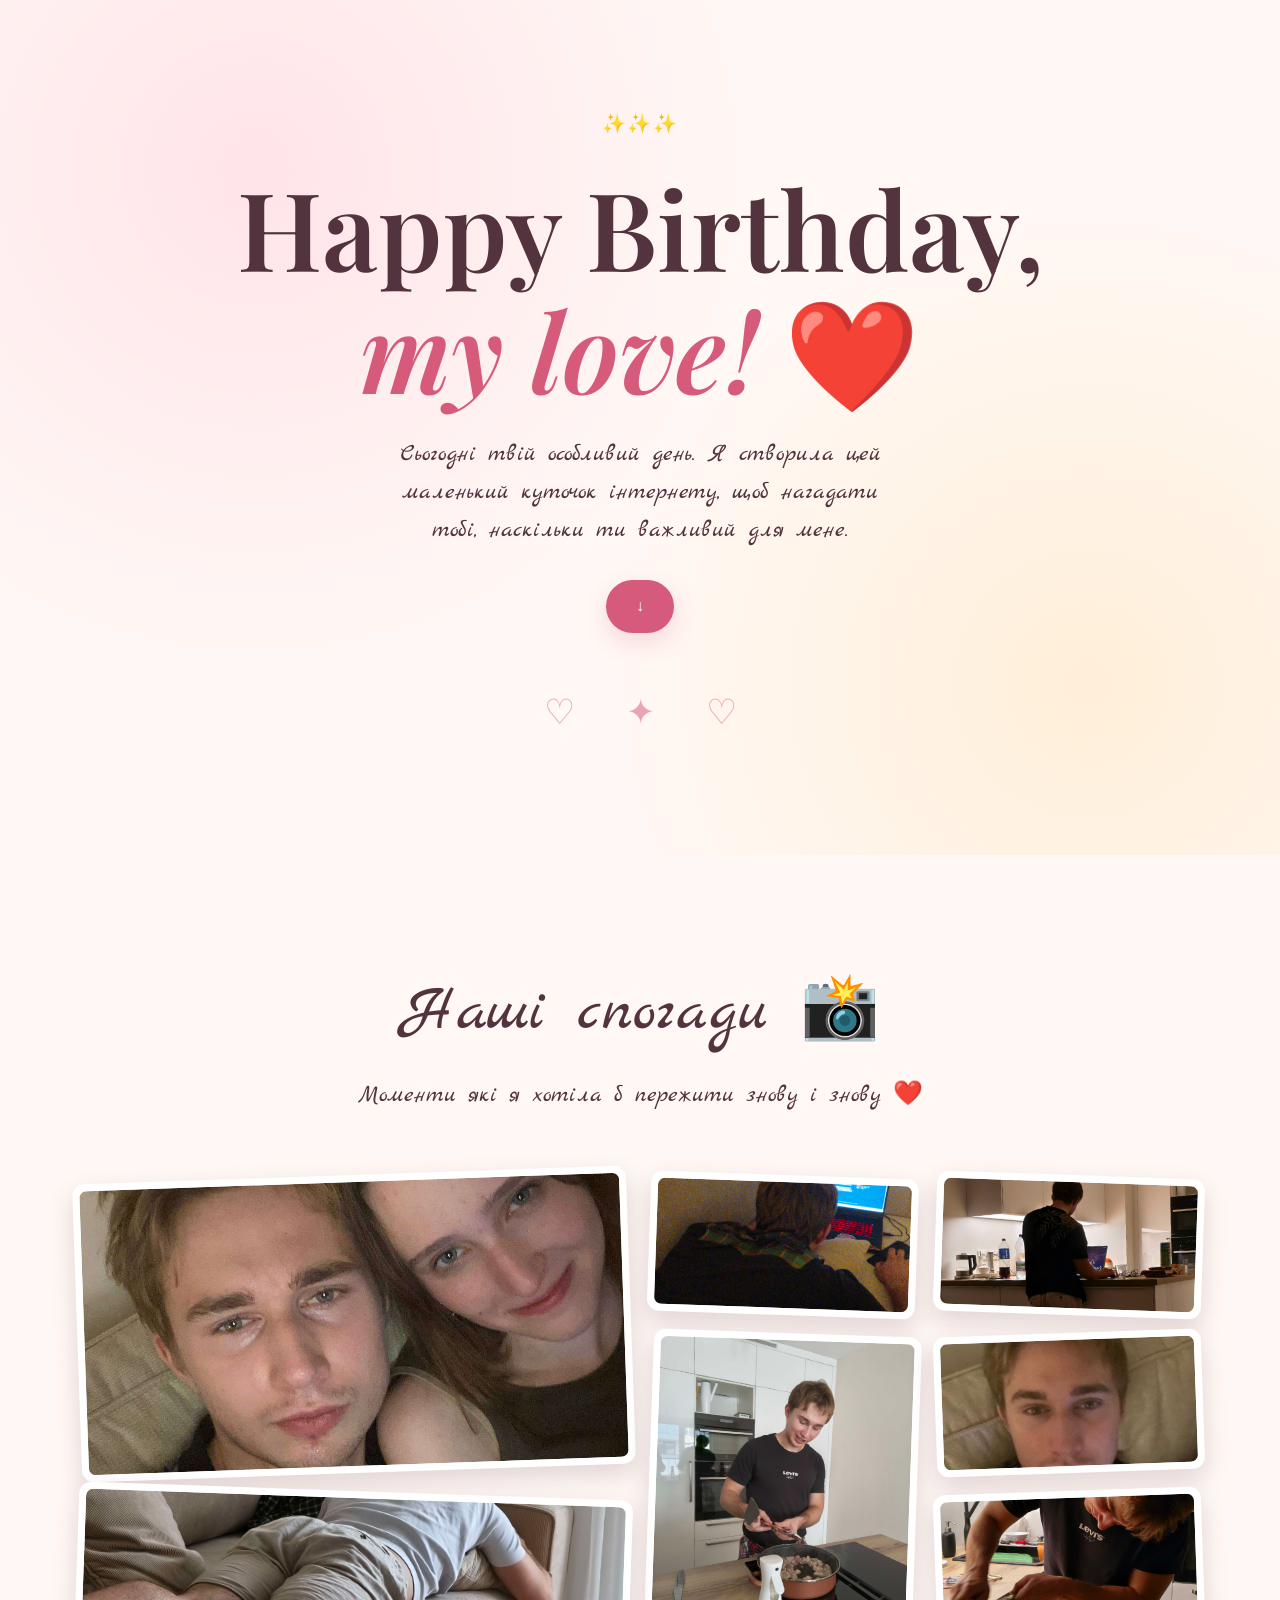
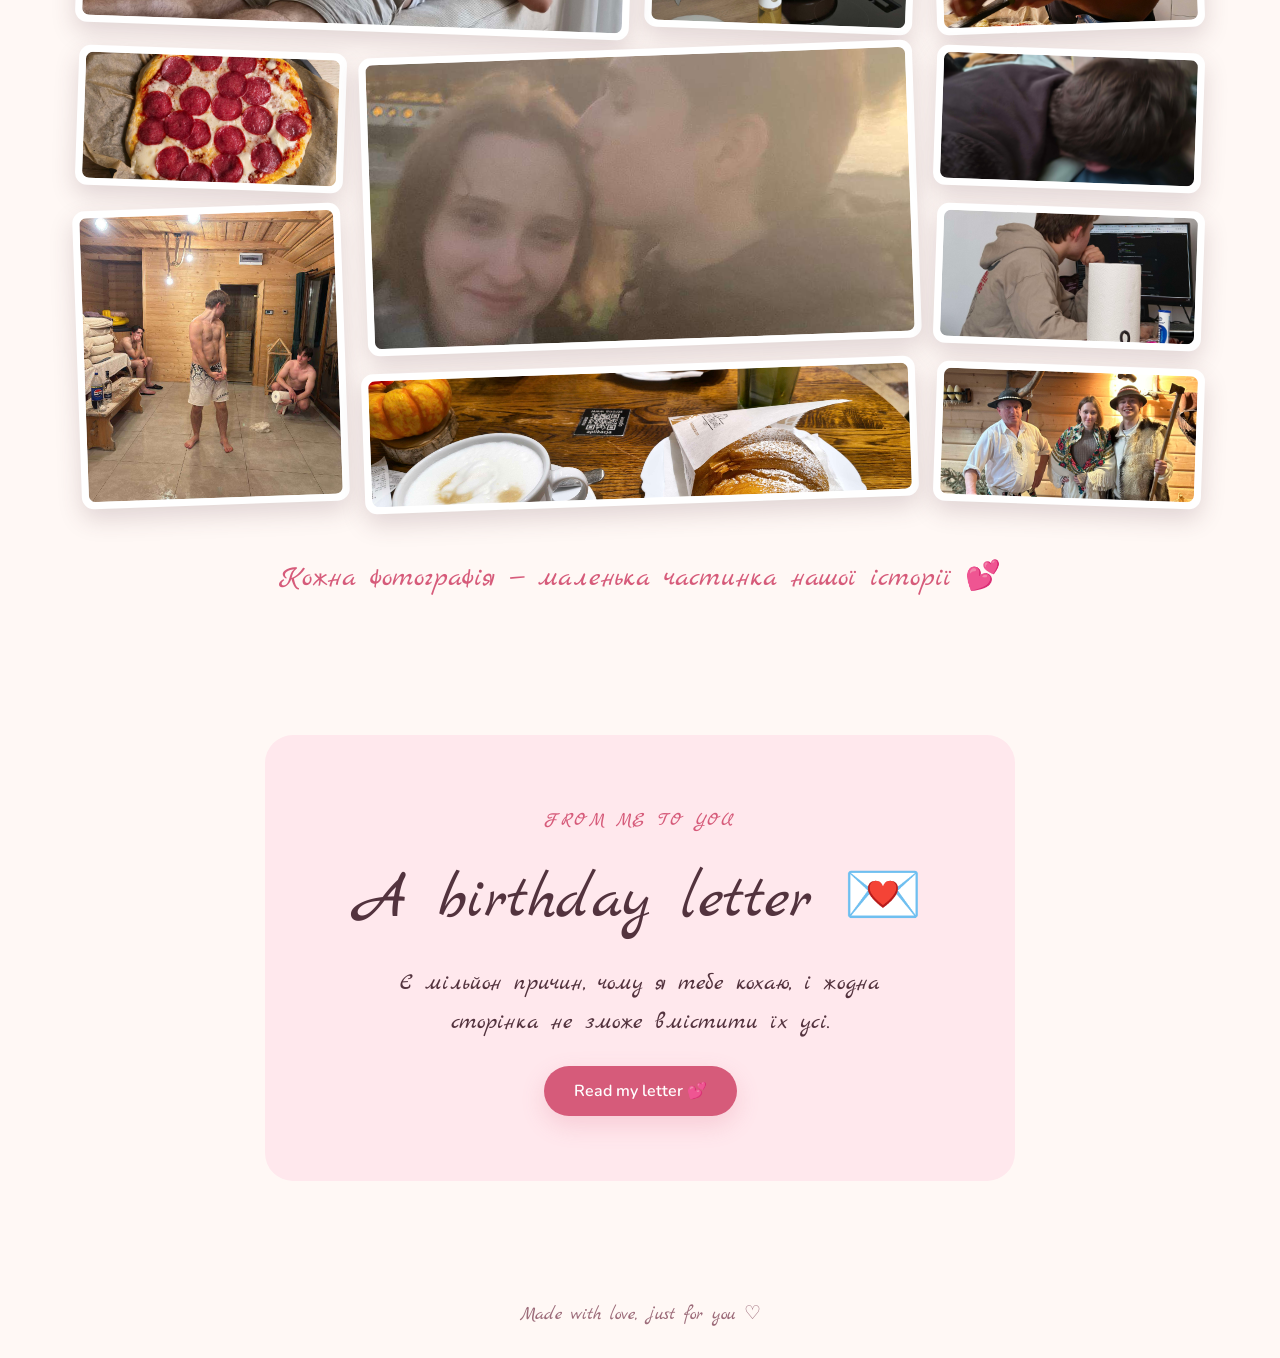
<file: docs/index.html>
<!DOCTYPE html>
<html lang="en">
<head>
  <meta charset="UTF-8">
  <meta name="viewport" content="width=device-width, initial-scale=1.0">
  <meta name="theme-color" content="#fff3f0">
  <title>З Днем народження!❤️</title>
  <link rel="stylesheet" href="style.css">
</head>
<body>
  <main>
    <section class="hero" aria-labelledby="heading">
      <span class="eyebrow">✨✨✨</span>
      <h1 id="heading">Happy Birthday,<br><em>my love!</em> ❤️</h1>
      <p>Сьогодні твій особливий день. Я створила цей маленький куточок інтернету, щоб нагадати тобі, наскільки ти важливий для мене.</p>
      <a href="#letter" class="button">↓</a>
      <div class="decor" aria-hidden="true">♡ &nbsp; ✦ &nbsp; ♡</div>
    </section>

    
<section class="section memories" aria-labelledby="memories-heading">
  <h2 id="memories-heading">Наші спогади 📸</h2>

  <p class="section-intro">Моменти які я хотіла б пережити знову і знову ❤️</p>

  <div class="photo-collage">

    <figure class="collage-photo large rotate-left">
      <img src="images/IMG_20260831_075508_431.jpg" alt="Наш спогад 1" loading="lazy">
    </figure>

    <figure class="collage-photo rotate-right">
      <img src="images/IMG_20260821_215732263.jpg" alt="Наш спогад 2" loading="lazy">
    </figure>

    <figure class="collage-photo rotate-right">
      <img class="photo-adjust" src="images/IMG_20260830_221733200_HDR.jpg" alt="Наш спогад 3" loading="lazy">
    </figure>

    <figure class="collage-photo tall rotate-right">
      <img src="images/IMG_20260821_180241147_HDR.jpg" alt="Наш спогад 4" loading="lazy">
    </figure>

    <figure class="collage-photo rotate-left">
      <img src="images/IMG_20260831_075515_849.jpg" alt="Наш спогад 5" loading="lazy">
    </figure>

    <figure class="collage-photo wide rotate-right">
      <img src="images/IMG_20260904_180608300_HDR.jpg" alt="Наш спогад 6" loading="lazy">
    </figure>

    <figure class="collage-photo rotate-left">
      <img src="images/IMG_20260923_194525174_HDR.jpg" alt="Наш спогад 7" loading="lazy">
    </figure>

    <figure class="collage-photo rotate-right">
      <img src="images/IMG_20260923_200201566_HDR.jpg" alt="Наш спогад 8" loading="lazy">
    </figure>

    <figure class="collage-photo large rotate-left">
      <img src="images/IMG_20261020_223306_233.jpg" alt="Наш спогад 9" loading="lazy">
    </figure>

    <figure class="collage-photo rotate-right">
      <img src="images/IMG_20261010_164424946.jpg" alt="Наш спогад 10" loading="lazy">
    </figure>

    <figure class="collage-photo tall rotate-left">
      <img src="images/IMG_20261101_121505_185.jpg" alt="Наш спогад 11" loading="lazy">
    </figure>

    <figure class="collage-photo rotate-right">
      <img src="images/IMG_20261016_140117085_HDR.jpg" alt="Наш спогад 12" loading="lazy">
    </figure>

    <figure class="collage-photo wide rotate-left">
      <img src="images/IMG_20261020_185228856_HDR.jpg" alt="Наш спогад 13" loading="lazy">
    </figure>

    <figure class="collage-photo rotate-right">
      <img class="photo-adjust" src="images/IMG_20261101_143940_154.jpg" alt="Наш спогад 14" loading="lazy">
    </figure>

  </div>

  <p class="collage-footer">
    Кожна фотографія — маленька частинка нашої історії 💕
  </p>
</section>


    <section class="section letter" id="letter" aria-labelledby="letter-heading">
      <span class="eyebrow">FROM ME TO YOU</span>
      <h2 id="letter-heading">A birthday letter 💌</h2>
      <p>Є мільйон причин, чому я тебе кохаю, і жодна сторінка не зможе вмістити їх усі.</p>
      <button class="button" id="reveal" type="button" aria-expanded="false" aria-controls="secret">
        Read my letter 💕
      </button>

      <div id="secret" class="secret" hidden>
        <p>Максімка,</p>

        <p>З Днем народження, коханий! ❤️</p>
        <p>Я хочу, щоб ти знав, наскільки сильно я тебе ціную і як багато ти для мене значиш. Ти з'явився в моєму житті так раптово 
            й неочікувано, але тепер я навіть не можу уявити, як би все було без тебе. 
            І щодня я радію тому, що доля звела нас разом.
        </p>

        <p>Я безмежно вдячна тобі за всі моменти, які ми проводимо разом, за твою турботу, тепло, підтримку й усмішку</p>

        <p>
            Я знаю, що не завжди все буває ідеально. Іноді між нами виникають непорозуміння, ми можемо сперечатися або не розуміти одне 
            одного. Але я щиро вірю, що разом ми зможемо подолати будь-які труднощі.
        </p>

        <p>
          Я вірю в нас. Вірю, що попереду на нас чекає прекрасне майбутнє, сповнене щасливих спогадів, спільних мрій, подорожей, 
          маленьких радощів і великих досягнень. І найбільше я хочу, щоб усе це було саме з тобою. 
        </p>

        <p>
          У твій день народження я бажаю тобі бути по-справжньому щасливим, ніколи не переставати мріяти й завжди вірити у власні сили. 
          Я дуже пишаюся тобою і хочу, щоб ти знав: я завжди буду поруч, радітиму твоїм перемогам і підтримуватиму тебе у складні моменти.
        </p>

        <p>
          Дякую тобі за те, що ти є в моєму житті. Дякую долі за нашу зустріч. І дякую тобі за те, що кожного дня ти даєш мені ще одну 
          причину усміхатися.
        </p>

        <p>
          Я тебе дуже сильно кохаю! ❤️
        </p>

        <p>
          З усією моєю любов'ю<br>
        </p> 
      </div>
    </section>

    <footer>Made with love, just for you ♡</footer>
  </main>
  <script src="script.js"></script>
</body>
</html>
</file>
<file: docs/style.css>
@import url('https://fonts.googleapis.com/css2?family=Marck+Script&family=Nunito:wght@400;500;600;700&family=Playfair+Display:ital,wght@0,600;1,600&display=swap');


:root {
  color-scheme: light;
  --ink: #53333e;
  --rose: #d65b7a;
  --cream: #fff8f5;
  --blush: #ffe8ed;
}

* {
  box-sizing: border-box;
}

html {
  scroll-behavior: smooth;
}

body {
  margin: 0;
  background: var(--cream);
  color: var(--ink);
  font-family: 'Marck Script', cursive;
  font-size: 24px;
  line-height: 1.6;
}

.hero {
  min-height: 95vh;
  display: flex;
  flex-direction: column;
  justify-content: center;
  align-items: center;
  text-align: center;
  padding: 70px 20px;
  background:
    radial-gradient(circle at 20% 20%, #ffe4e9 0, transparent 40%),
    radial-gradient(circle at 85% 80%, #ffefd9 0, transparent 38%),
    #fff8f5;
}

.eyebrow {
  color: var(--rose);
  font-size: 1.2rem;
  letter-spacing: .08em;
  font-weight: 400;
}

.hero h1 {
  font-family: 'Playfair Display', Georgia, serif;
  font-size: clamp(3.3rem, 9vw, 6.8rem);
  font-weight: 600;
  line-height: 1.12;
  margin: 25px 0;
}

.hero h1 em {
  font-family: 'Playfair Display', Georgia, serif;
  color: var(--rose);
  font-style: italic;
}

.hero p {
  max-width: 520px;
  font-size: 1.5rem;
  margin: 0 0 30px;
}

.button {
  appearance: none;
  background: var(--rose);
  color: white;
  display: inline-block;
  padding: 14px 30px;
  border-radius: 100px;
  border: 0;
  font-family: 'Marck Script', cursive;
  font-size: 1.5rem;
  text-decoration: none;
  cursor: pointer;
  box-shadow: 0 9px 24px #d65b7a33;
  transition: transform .2s, background .2s;
}

.button:hover {
  transform: translateY(-3px);
  background: #bc4566;
}

.button:focus-visible {
  outline: 3px solid var(--ink);
  outline-offset: 4px;
}

.decor {
  font-size: 2.2rem;
  color: #eaa4b5;
  margin-top: 55px;
}

.section {
  max-width: 1000px;
  margin: auto;
  padding: 95px 22px;
  text-align: center;
}

.section h2 {
  font-family: 'Marck Script', cursive;
  font-size: clamp(2.8rem, 6vw, 4rem);
  font-weight: 400;
  margin: 12px 0;
}

.section-intro {
  margin-top: 0;
  margin-bottom: 35px;
  font-size: 1.5rem;
}

.gallery {
  display: grid;
  grid-template-columns: repeat(3, 1fr);
  gap: 22px;
}

.gallery figure {
  margin: 0;
  background: white;
  padding: 12px;
  border-radius: 20px;
  box-shadow: 0 12px 35px #56333d14;
}

.photo {
  aspect-ratio: 4/5;
  display: grid;
  place-items: center;
  font-size: 4rem;
  border-radius: 12px;
  background: linear-gradient(145deg, #ffd9e3, #fff0da);
}

figcaption {
  padding: 12px 0 5px;
  font-size: 1.5rem;
  font-weight: 400;
}

.hint {
  font-size: 1.1rem;
  opacity: .7;
}

.letter {
  margin: 10px auto 90px;
  max-width: 750px;
  border-radius: 28px;
  background: var(--blush);
  padding: 65px 28px;
}

.letter > p {
  max-width: 490px;
  margin: 0 auto 25px;
  font-size: 1.5rem;
}

.secret {
  margin: 30px auto 0;
  padding: 25px;
  max-width: 560px;
  text-align: left;
  background: #fffdfb;
  border-radius: 18px;
  font-family: 'Marck Script', cursive;
  font-size: 1.6rem;
  line-height: 1.6;
  animation: appear .4s ease;
}

.secret p:last-child {
  margin-bottom: 0;
}

footer {
  text-align: center;
  padding: 28px;
  color: #9c6b79;
  font-size: 1.2rem;
}

@keyframes appear {
  from {
    opacity: 0;
    transform: translateY(12px);
  }

  to {
    opacity: 1;
    transform: translateY(0);
  }
}

@media (max-width: 650px) {
  .gallery {
    grid-template-columns: 1fr;
    max-width: 340px;
    margin: auto;
  }

  .section {
    padding: 65px 20px;
  }

  .letter {
    margin: 10px 16px 60px;
  }

  .hero {
    min-height: 85vh;
  }

  .hero h1 {
    font-size: clamp(3.3rem, 9vw, 6.8rem);
  }
}

.memories {
  max-width: 1200px;
}

.photo-collage {
  display: grid;
  grid-template-columns: repeat(4, minmax(0, 1fr));
  grid-auto-flow: dense;
  grid-auto-rows: 140px;
  gap: 18px;
  margin-top: 45px;
  padding: 15px;
}

.collage-photo {
  margin: 0;
  min-width: 0;
  min-height: 0;
  overflow: hidden;
  padding: 7px;
  background: white;
  border-radius: 12px;
  box-shadow: 0 10px 25px rgba(83, 51, 62, .18);
  transition:
    transform .3s ease,
    box-shadow .3s ease;
}

.collage-photo img {
  width: 100%;
  height: 100%;
  display: block;
  object-fit: cover;
  border-radius: 7px;
}

.collage-photo.large {
  grid-column: span 2;
  grid-row: span 2;
}

.collage-photo.wide {
  grid-column: span 2;
}

.collage-photo.tall {
  grid-row: span 2;
}

.rotate-left {
  transform: rotate(-2deg);
}

.rotate-right {
  transform: rotate(2deg);
}

.collage-photo:hover {
  transform: rotate(0deg) scale(1.04);
  box-shadow: 0 16px 35px rgba(214, 91, 122, .28);
  z-index: 2;
}

.collage-footer {
  margin-top: 35px;
  color: var(--rose);
  font-family: 'Marck Script', cursive;
  font-size: 1.8rem;
}

@media (max-width: 850px) {
  .photo-collage {
    grid-template-columns: repeat(3, minmax(0, 1fr));
    grid-auto-rows: 120px;
    gap: 14px;
  }
}

@media (max-width: 600px) {
  .photo-collage {
    grid-template-columns: repeat(2, minmax(0, 1fr));
    grid-auto-rows: 120px;
    gap: 12px;
    padding: 5px;
  }

  .collage-photo.large {
    grid-column: span 2;
    grid-row: span 2;
  }

  .collage-photo.wide {
    grid-column: span 2;
  }

  .collage-photo.tall {
    grid-row: span 2;
  }

  .rotate-left {
    transform: rotate(-1deg);
  }

  .rotate-right {
    transform: rotate(1deg);
  }
}

@media (prefers-reduced-motion: reduce) {
  .collage-photo {
    transition: none;
  }
}

.hero h1,
.hero h1 em {
  font-family: 'Playfair Display', Georgia, serif;
}

.section h2 {
  font-family: 'Marck Script', cursive;
}

.secret {
  font-family: 'Nunito', sans-serif;
  font-size: 1.1rem;
  font-weight: 400;
  line-height: 1.9;
  letter-spacing: 0.01em;
}

.secret p {
  margin-bottom: 18px;
}

.button {
  font-family: 'Nunito', sans-serif;
  font-size: 1rem;
  font-weight: 600;
}


.photo-adjust {
  object-position: center 35%;
}
</file>
